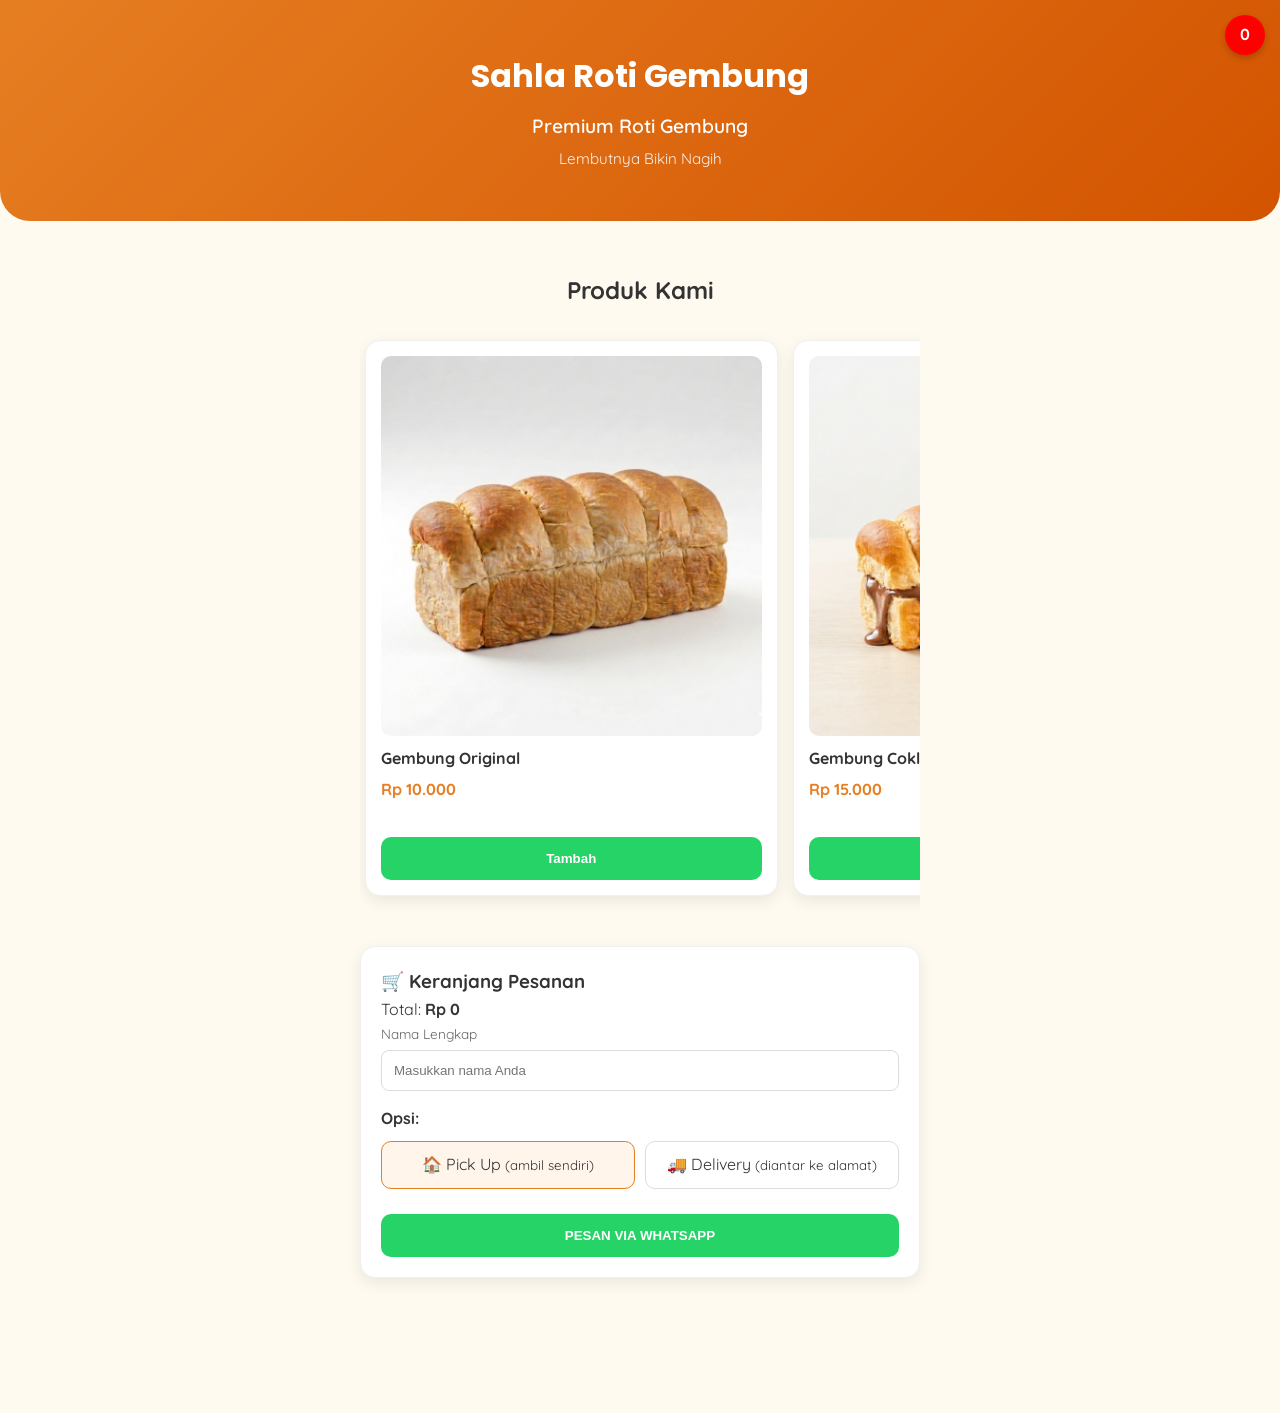
<file: index.html>
<!doctype html>
<html lang="id">
  <head>
    <meta charset="UTF-8" />
    <meta name="viewport" content="width=device-width, initial-scale=1.0" />
    <title>Sahla Roti Gembung</title>
    <link
      href="https://fonts.googleapis.com/css2?family=Poppins:wght@700&family=Quicksand:wght@400;600&display=swap"
      rel="stylesheet"
    />
    <link rel="stylesheet" href="style.css" />
  </head>
  <body>
    <header class="hero">
      <h1 id="judulToko"></h1>
      <h2>Premium Roti Gembung</h2>
      <p>Lembutnya Bikin Nagih</p>
    </header>

    <a href="#keranjang" class="cart-badge" id="cartBadge">0</a>

    <div class="container">
      <h2 class="section-title">Produk Kami</h2>
      <div id="product-grid" class="product-grid"></div>

      <div class="cart" id="keranjang">
        <h3>🛒 Keranjang Pesanan</h3>
        <div id="cart-items"></div>

        <div class="cart-summary">
            <p>Total: <strong>Rp <span id="totalHarga">0</span></strong></p>
            <p class="warning" id="pesanOngkir" style="display: none;">*Belum termasuk ongkir</p>
        </div>

        <form id="orderForm">
          <div class="form-group">
            <label>Nama Lengkap</label>
            <input
              type="text"
              id="nama"
              placeholder="Masukkan nama Anda"
              required
            />
          </div>
          <div class="delivery-section">
            <p><strong>Opsi:</strong></p>

            <div class="delivery-grid">
              <label class="delivery-card">
                <input
                  type="radio"
                  name="pengiriman"
                  value="pickup"
                  checked
                  onclick="toggleAlamat(false)"
                />
                <div class="card-content">
                  <span>🏠 Pick Up</span>
                  <small>(ambil sendiri)</small>
                </div>
              </label>

              <label class="delivery-card">
                <input
                  type="radio"
                  name="pengiriman"
                  value="delivery"
                  onclick="toggleAlamat(true)"
                />
                <div class="card-content">
                  <span>🚚 Delivery</span>
                  <small>(diantar ke alamat)</small>
                </div>
              </label>
            </div>

            <div id="alamatContainer" class="hidden">
              <input
                type="text"
                id="alamatInput"
                placeholder="Masukkan alamat lengkap pengiriman"
                class="alamat-input"
              />
            </div>
          </div>
          <button type="submit" class="btn-cta">PESAN VIA WHATSAPP</button>
        </form>
        
       
      </div>

      

        
      </div>
    </div>

    <script src="config.js"></script>
    <script src="script.js"></script>
  </body>
</html>
</file>
<file: style.css>
/* ==========================================================================
   1. GLOBAL & RESET
   ========================================================================== */
* { box-sizing: border-box; margin: 0; padding: 0; }
body { font-family: 'Quicksand', sans-serif; background: #fffaf0; color: #333; padding-bottom: 90px;line-height: 1.6; }
.container { max-width: 600px; margin: auto; padding: 20px; }

/* 2. HERO & TITLE */
/* ===================== */
.hero { 
    background: linear-gradient(135deg, #e67e22, #d35400); /* Gradasi */
    color: white; 
    text-align: center; 
    padding: 50px 20px; 
    border-bottom-left-radius: 30px; /* Lengkungan modern */
    border-bottom-right-radius: 30px;
}

.hero h1 { 
    font-family: 'Poppins', sans-serif; /* Menggunakan font Poppins */
    font-size: 2rem; 
    margin-bottom: 10px; 
}

.hero h2 { 
    font-size: 1.2rem; 
    margin-bottom: 5px; 
    font-weight: 600; 
}

.hero p { 
    font-size: 0.95rem; 
    opacity: 0.9; 
}

.section-title { 
    text-align: center; 
    margin: 30px 0 20px 0; 
    font-size: 1.5rem;
    color: #333;
}

/* ==========================================================================
   3. PRODUK SLIDER (Kartu Produk)
   ========================================================================== */
.product-grid {
    display: flex;
    overflow-x: auto;
    scroll-snap-type: x mandatory;
    gap: 15px;
    padding: 10px 5px 25px 5px;
    margin-bottom: 25px;
    -webkit-overflow-scrolling: touch;
}
.product-grid::-webkit-scrollbar { display: none; }

.product-card {
    flex: 0 0 75%;
    scroll-snap-align: center;
    background: white;
    padding: 15px;
    border-radius: 15px;
    box-shadow: 0 5px 15px rgba(0,0,0,0.08);
    border: 1px solid #f0f0f0;
    display: flex;
    flex-direction: column;
}
.product-card img { 
    width: 100%; 
    aspect-ratio: 1/1; 
    object-fit: cover; 
    border-radius: 10px; 
    display: block; 
    margin-bottom: 10px;
}
.product-card h3 { font-size: 1rem; margin-bottom: 5px; flex-grow: 1; }
.product-card p { color: #e67e22; font-weight: bold; margin-bottom: 10px; }

/* ==========================================================================
   4. CART & FORM (Kontainer Seragam)
   ========================================================================== */
.cart, .order-form {
    background: white;
    padding: 20px;
    border-radius: 15px;
    box-shadow: 0 5px 15px rgba(0,0,0,0.08);
    border: 1px solid #f0f0f0;
    margin-bottom: 25px; /* Memberi jarak antar kotak */
}

/* Keranjang Detail */
.cart-item { display: grid; grid-template-columns: 1fr auto auto; align-items: center; gap: 10px; padding: 10px 0; border-bottom: 1px solid #eee; }
.qty-btn { width: 28px; height: 28px; background: #e67e22; border: none; color: white; border-radius: 6px; cursor: pointer; }

/* Form */
.form-group { margin-bottom: 15px; }
.form-group label { display: block; font-size: 0.85rem; margin-bottom: 5px; color: #666; }
input { width: 100%; padding: 12px; border: 1px solid #ddd; border-radius: 8px; }

.delivery-grid {
    display: grid;
    grid-template-columns: 1fr 1fr;
    gap: 10px;
    margin-top: 10px;
}

.delivery-card {
    border: 1px solid #ddd;
    padding: 10px;
    border-radius: 10px;
    cursor: pointer;
    text-align: center;
    transition: all 0.3s ease;
    background: #fff;
}

.delivery-card:has(input:checked) {
    border-color: #e67e22;
    background: #fff5eb;
}

.delivery-card input { display: none; }

.alamat-input { 
    width: 100%; 
    padding: 10px; 
    border: 1px solid #ddd; 
    border-radius: 8px;
    margin-top: 10px; 
}

.hidden { 
    display: none; 
}

/* ==========================================================================
   5. BUTTONS & UI ELEMENTS
   ========================================================================== */
.btn-cta { 
    width: 100%; padding: 14px; background: #25D366; color: white; 
    border: none; border-radius: 10px; font-weight: bold; cursor: pointer; margin-top: 25px; 
}
.cart-badge { 
    position: fixed; top: 15px; right: 15px; background: red; color: white; 
    width: 40px; height: 40px; border-radius: 50%; display: flex; 
    justify-content: center; align-items: center; font-weight: bold; 
    text-decoration: none; z-index: 2000; box-shadow: 0 3px 6px rgba(0,0,0,0.2); 
}
</file>
